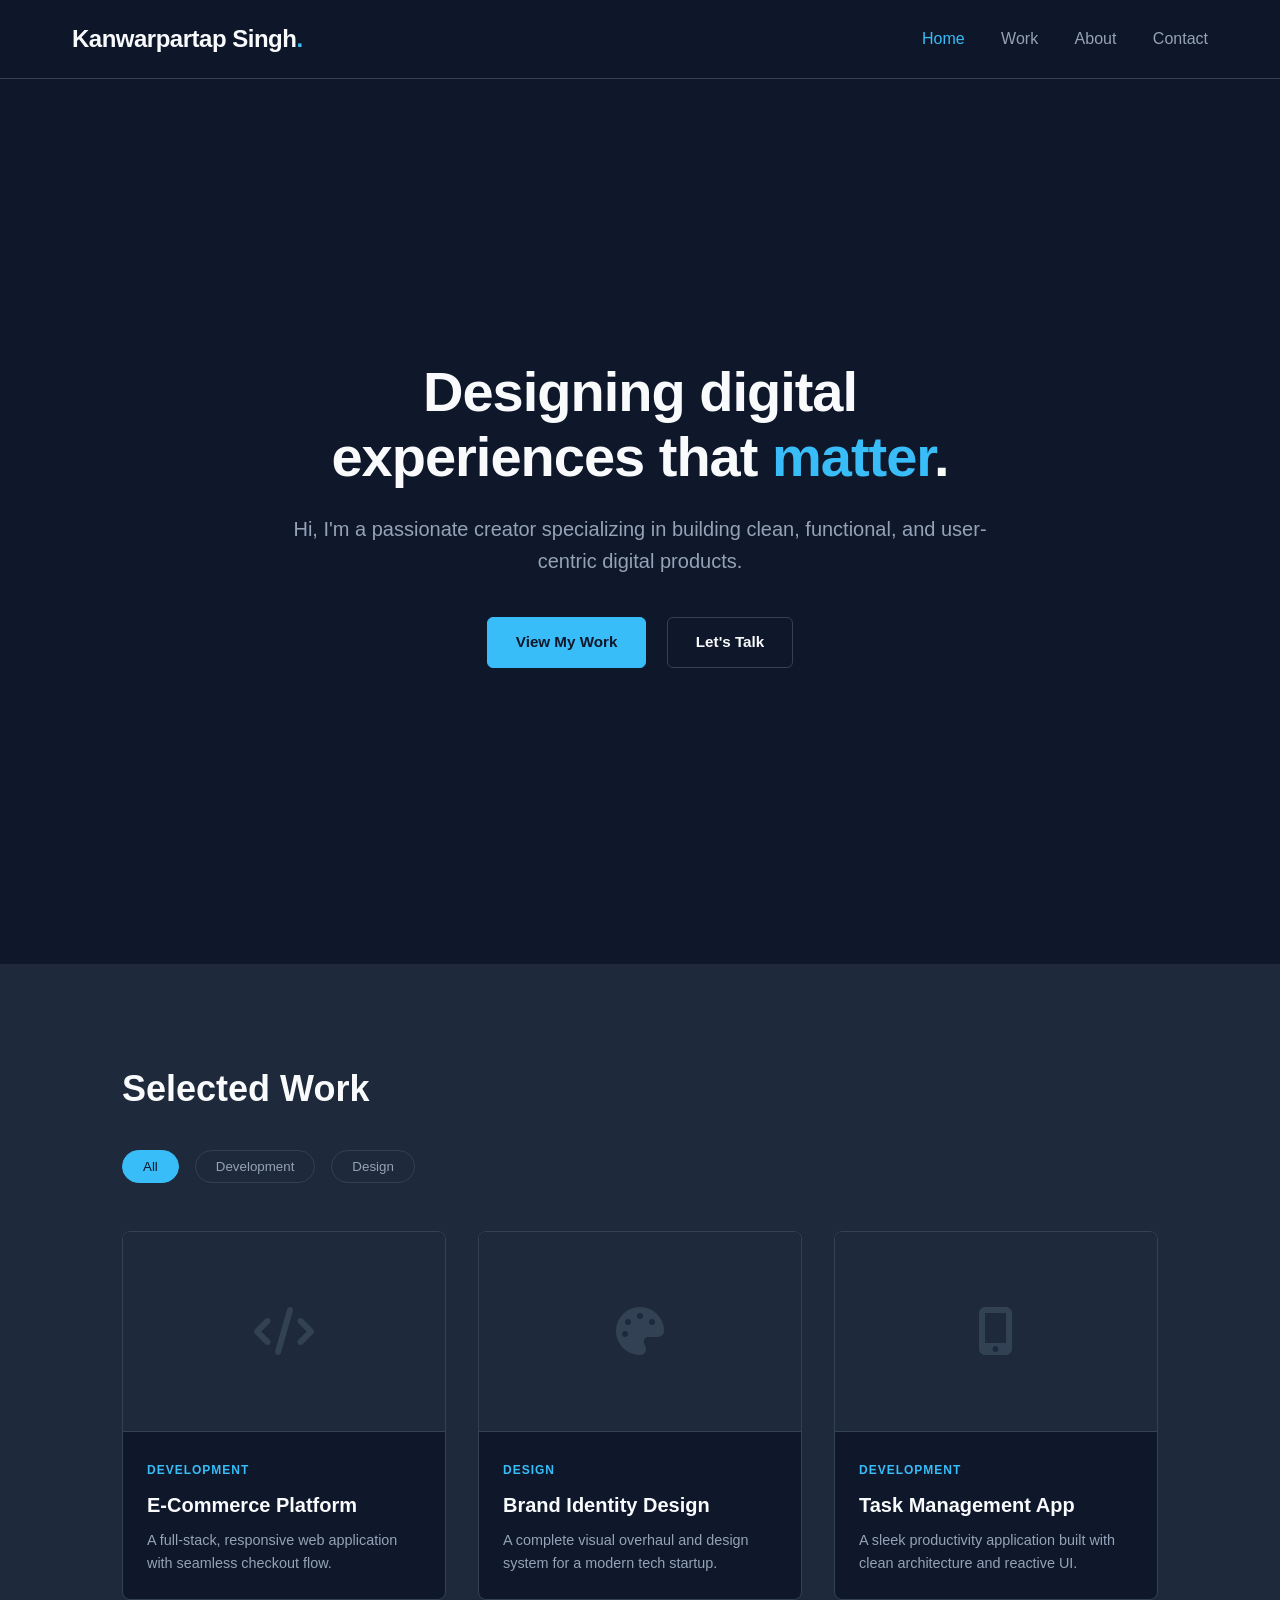
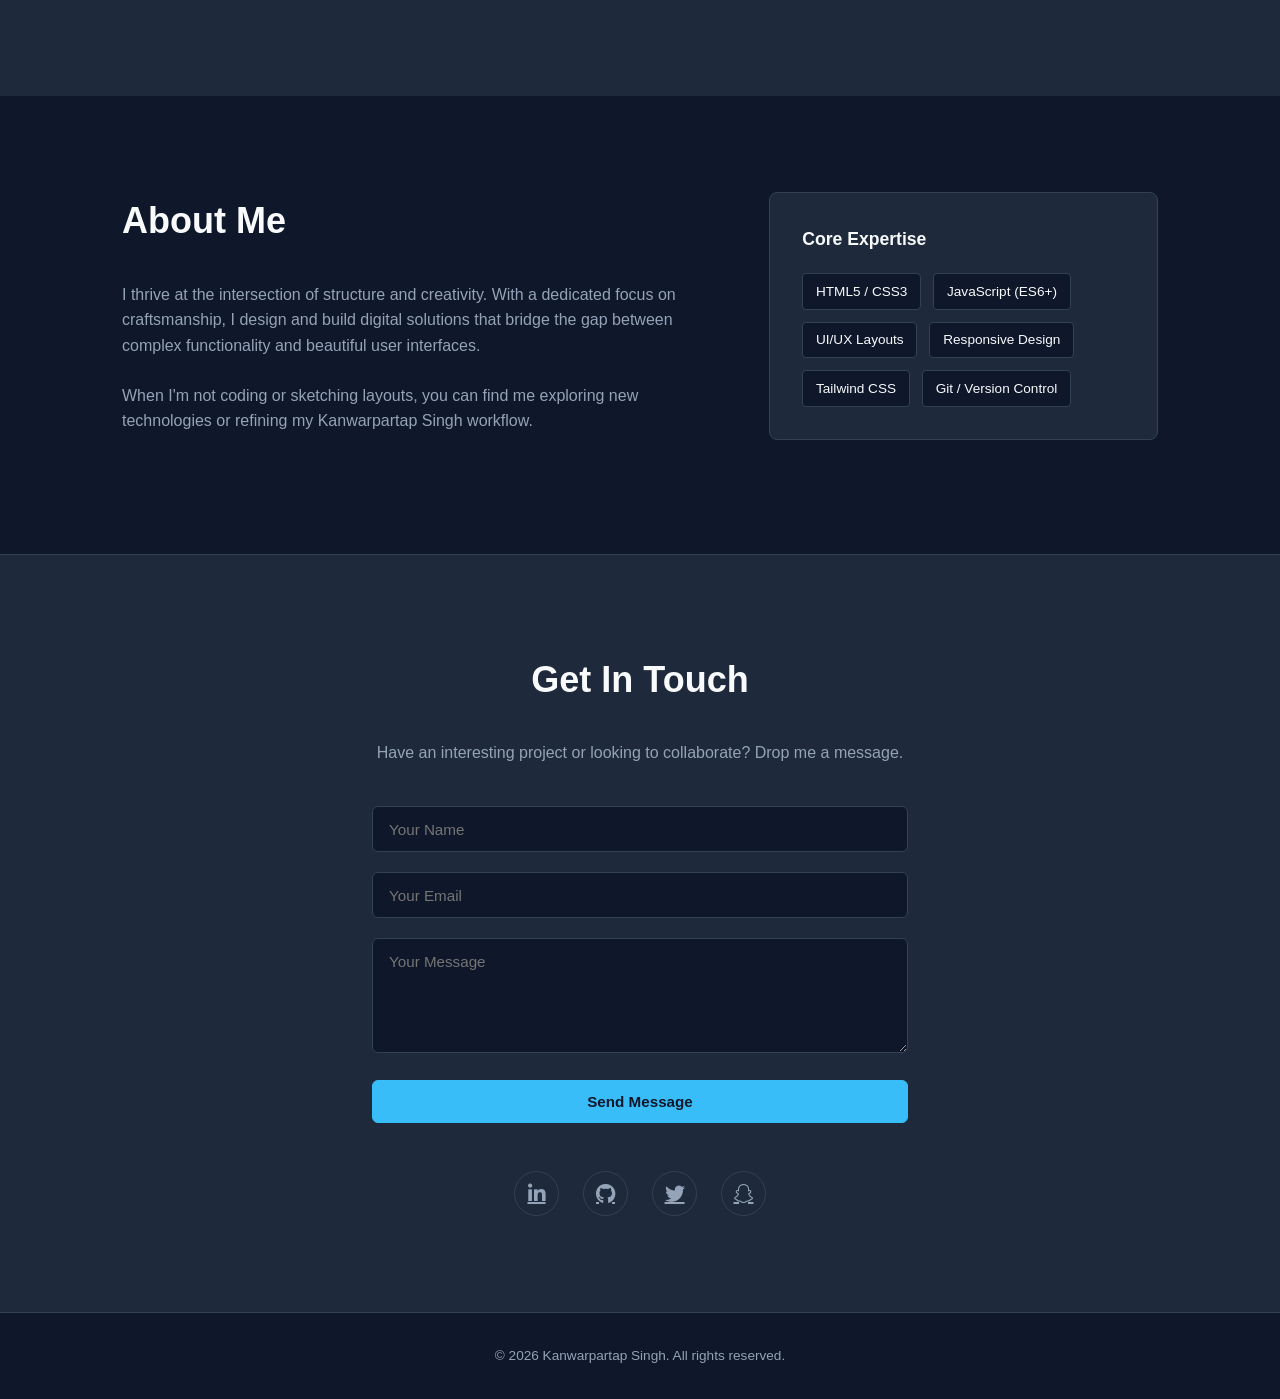
<file: portfolio/index.html>
<!DOCTYPE html>
<html lang="en">
<head>
    <meta charset="UTF-8">
    <meta name="viewport" content="width=device-width, initial-scale=1.0">
    <title>Kanwarpartap Singh</title>
    <link rel="stylesheet" href="style.css">
    <!-- Font Awesome for clean social icons -->
    <link rel="stylesheet" href="https://cdnjs.cloudflare.com/ajax/libs/font-awesome/6.4.0/css/all.min.css">
</head>
<body>

    <!-- Navigation Header -->
    <header class="navbar">
        <div class="nav-container">
            <a href="#" class="logo">Kanwarpartap Singh<span>.</span></a>
            <nav class="nav-links">
                <a href="#home" class="active">Home</a>
                <a href="skills.html">Work</a>
                <a href="about.html">About</a>
                <a href="contact.html">Contact</a>
            </nav>
            <div class="menu-toggle" id="mobile-menu">
                <i class="fa-solid fa-bars"></i>
            </div>
        </div>
    </header>

    <!-- Hero Section -->
    <section id="home" class="hero-section">
        <div class="hero-content">
            <h1 class="hero-title">Designing digital experiences that <span class="highlight">matter</span>.</h1>
            <p class="hero-subtitle">Hi, I'm a passionate creator specializing in building clean, functional, and user-centric digital products.</p>
            <div class="hero-ctas">
                <a href="#portfolio" class="btn btn-primary">View My Work</a>
                <a href="#contact" class="btn btn-secondary">Let's Talk</a>
            </div>
        </div>
    </section>

    <!-- Portfolio Grid Section -->
    <section id="portfolio" class="portfolio-section">
        <div class="container">
            <h2 class="section-title">Selected Work</h2>
            
            <!-- Category Filter Buttons -->
            <div class="filter-buttons">
                <button class="filter-btn active" data-filter="all">All</button>
                <button class="filter-btn" data-filter="development">Development</button>
                <button class="filter-btn" data-filter="design">Design</button>
            </div>

            <!-- Projects Grid -->
            <div class="portfolio-grid">
                <!-- Project 1 -->
                <div class="portfolio-item" data-category="development">
                    <div class="project-img-placeholder">
                        <i class="fa-solid fa-code"></i>
                    </div>
                    <div class="project-info">
                        <span class="project-category">Development</span>
                        <h3>E-Commerce Platform</h3>
                        <p>A full-stack, responsive web application with seamless checkout flow.</p>
                    </div>
                </div>

                <!-- Project 2 -->
                <div class="portfolio-item" data-category="design">
                    <div class="project-img-placeholder">
                        <i class="fa-solid fa-palette"></i>
                    </div>
                    <div class="project-info">
                        <span class="project-category">Design</span>
                        <h3>Brand Identity Design</h3>
                        <p>A complete visual overhaul and design system for a modern tech startup.</p>
                    </div>
                </div>

                <!-- Project 3 -->
                <div class="portfolio-item" data-category="development">
                    <div class="project-img-placeholder">
                        <i class="fa-solid fa-mobile-screen-button"></i>
                    </div>
                    <div class="project-info">
                        <span class="project-category">Development</span>
                        <h3>Task Management App</h3>
                        <p>A sleek productivity application built with clean architecture and reactive UI.</p>
                    </div>
                </div>
            </div>
        </div>
    </section>

    <!-- About & Skills Section -->
    <section id="about" class="about-section">
        <div class="container about-grid">
            <div class="about-text">
                <h2 class="section-title">About Me</h2>
                <p>I thrive at the intersection of structure and creativity. With a dedicated focus on craftsmanship, I design and build digital solutions that bridge the gap between complex functionality and beautiful user interfaces.</p>
                <p>When I'm not coding or sketching layouts, you can find me exploring new technologies or refining my Kanwarpartap Singh workflow.</p>
            </div>
            <div class="skills-box">
                <h3>Core Expertise</h3>
                <div class="skills-list">
                    <span class="skill-tag">HTML5 / CSS3</span>
                    <span class="skill-tag">JavaScript (ES6+)</span>
                    <span class="skill-tag">UI/UX Layouts</span>
                    <span class="skill-tag">Responsive Design</span>
                    <span class="skill-tag">Tailwind CSS</span>
                    <span class="skill-tag">Git / Version Control</span>
                </div>
            </div>
        </div>
    </section>

    <!-- Contact Section -->
    <section id="contact" class="contact-section">
        <div class="container contact-container">
            <h2 class="section-title">Get In Touch</h2>
            <p class="contact-subtitle">Have an interesting project or looking to collaborate? Drop me a message.</p>
            
            <form class="contact-form" action="#" method="POST">
                <div class="form-group">
                    <input type="text" name="name" placeholder="Your Name" required>
                </div>
                <div class="form-group">
                    <input type="email" name="email" placeholder="Your Email" required>
                </div>
                <div class="form-group">
                    <textarea name="message" rows="5" placeholder="Your Message" required></textarea>
                </div>
                <button type="submit" class="btn btn-primary">Send Message</button>
            </form>

            <div class="social-links">
                <a href="https://linkedin.com/in/partapsbimrah" target="_blank"><i class="fa-brands fa-linkedin-in"></i></a>
                <a href="https://github.com/partapsbimrah" target="_blank"><i class="fa-brands fa-github"></i></a>
                <a href="https://twitter.com/anantpartap25" target="_blank"><i class="fa-brands fa-twitter"></i></a>
                <a href="https://snapchat.com/add/partapsbimrah" target="_blank"><i class="fa-brands fa-snapchat"></i></a>
            </div>
        </div>
    </section>

    <!-- Footer -->
    <footer class="footer">
        <p>&copy; 2026 Kanwarpartap Singh. All rights reserved.</p>
    </footer>

    <script src="script.js"></script>
</body>
</html>
</file>
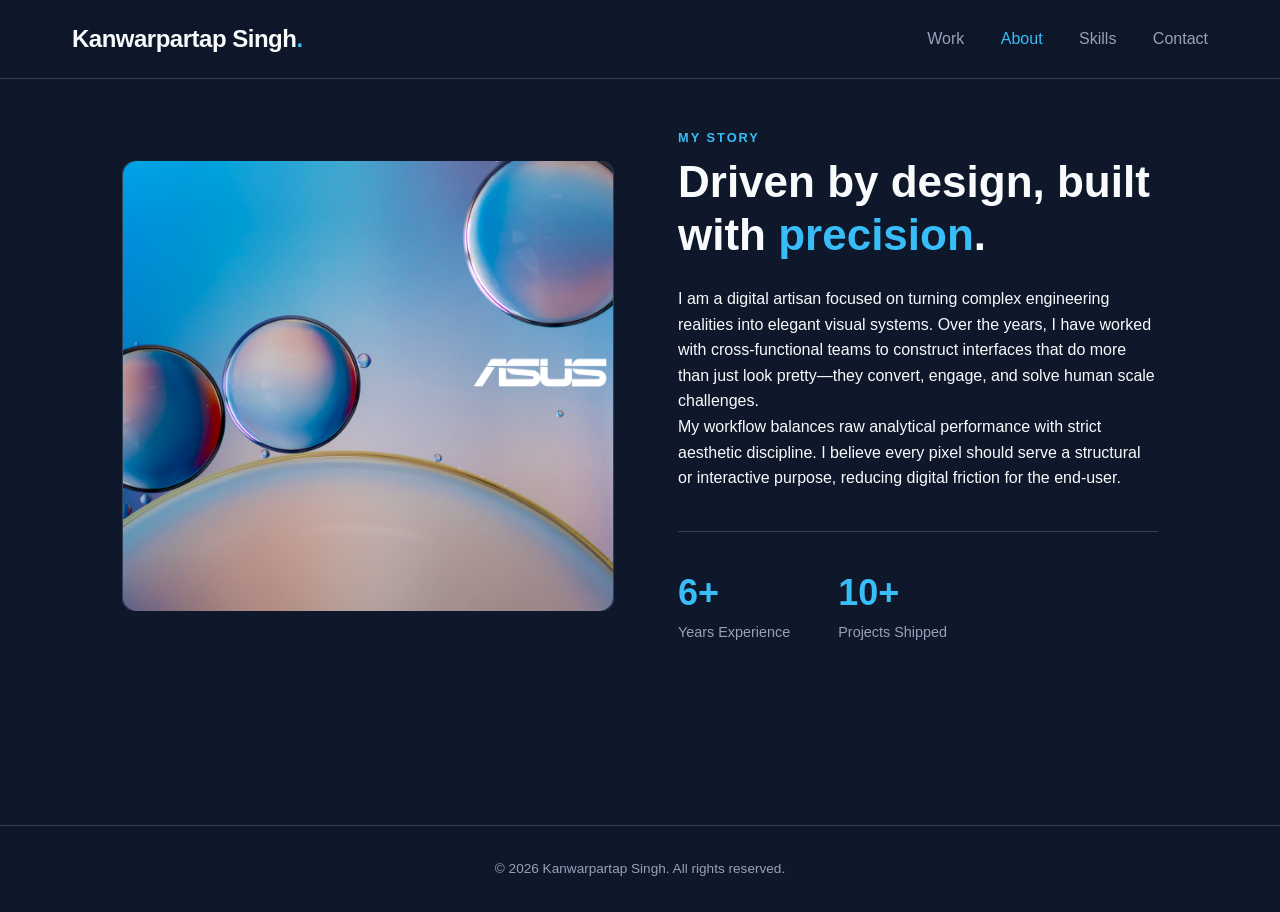
<file: portfolio/about.html>
<!DOCTYPE html>
<html lang="en">
<head>
    <meta charset="UTF-8">
    <meta name="viewport" content="width=device-width, initial-scale=1.0">
    <title>About Me | Kanwarpartap Singh</title>
    <link rel="stylesheet" href="style.css">
    <link rel="stylesheet" href="https://cdnjs.cloudflare.com/ajax/libs/font-awesome/6.4.0/css/all.min.css">
</head>
<body>

    <!-- Navigation Header -->
    <header class="navbar">
        <div class="nav-container">
            <a href="index.html" class="logo">Kanwarpartap Singh<span>.</span></a>
            <nav class="nav-links">
                <a href="index.html">Work</a>
                <a href="about.html" class="active">About</a>
                <a href="skills.html">Skills</a>
                <a href="contact.html">Contact</a>
            </nav>
        </div>
    </header>

    <!-- Dedicated About Section -->
    <main class="page-container">
        <section class="container">
            <div class="about-page-grid">
                <!-- Visual/Portrait Column -->
                <div class="about-image-wrapper">
                    <div class="profile-placeholder">
                        <img src="asus.jpg" alt="Kanwarpartap Singh" class="rounded-image"/>
                    </div>
                </div>
                
                <!-- Text Story Column -->
                <div class="about-profile-text">
                    <span class="sub-heading">My Story</span>
                    <h1 class="page-title">Driven by design, built with <span class="highlight">precision</span>.</h1>
                    <p>I am a digital artisan focused on turning complex engineering realities into elegant visual systems. Over the years, I have worked with cross-functional teams to construct interfaces that do more than just look pretty—they convert, engage, and solve human scale challenges.</p>
                    <p>My workflow balances raw analytical performance with strict aesthetic discipline. I believe every pixel should serve a structural or interactive purpose, reducing digital friction for the end-user.</p>
                    
                    <div class="bio-milestones">
                        <div class="milestone">
                            <h3>6+</h3>
                            <p>Years Experience</p>
                        </div>
                        <div class="milestone">
                            <h3>10+</h3>
                            <p>Projects Shipped</p>
                        </div>
                    </div>
                </div>
            </div>
        </section>
    </main>

    <footer class="footer">
        <p>&copy; 2026 Kanwarpartap Singh. All rights reserved.</p>
    </footer>

</body>
</html>
</file>
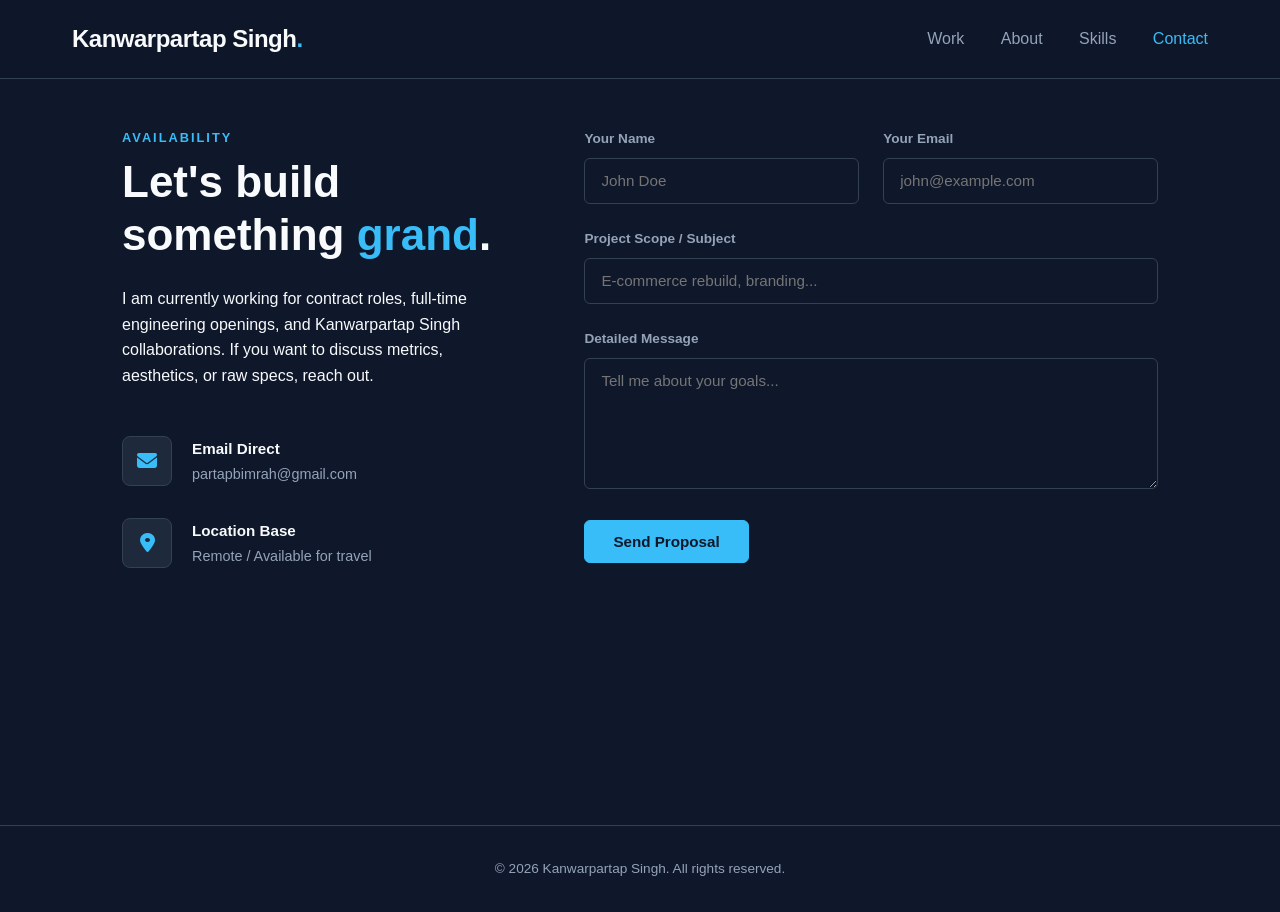
<file: portfolio/contact.html>
<!DOCTYPE html>
<html lang="en">
<head>
    <meta charset="UTF-8">
    <meta name="viewport" content="width=device-width, initial-scale=1.0">
    <title>Contact | Kanwarpartap Singh</title>
    <link rel="stylesheet" href="style.css">
    <link rel="stylesheet" href="https://cdnjs.cloudflare.com/ajax/libs/font-awesome/6.4.0/css/all.min.css">
</head>
<body>

    <!-- Navigation Header -->
    <header class="navbar">
        <div class="nav-container">
            <a href="index.html" class="logo">Kanwarpartap Singh<span>.</span></a>
            <nav class="nav-links">
                <a href="index.html">Work</a>
                <a href="about.html">About</a>
                <a href="skills.html">Skills</a>
                <a href="contact.html" class="active">Contact</a>
            </nav>
        </div>
    </header>

    <!-- Dedicated Contact Layout -->
    <main class="page-container">
        <section class="container">
            <div class="contact-split-layout">
                <!-- Info Channel Block -->
                <div class="contact-info-block">
                    <span class="sub-heading">Availability</span>
                    <h1 class="page-title">Let's build something <span class="highlight">grand</span>.</h1>
                    <p>I am currently working for contract roles, full-time engineering openings, and Kanwarpartap Singh collaborations. If you want to discuss metrics, aesthetics, or raw specs, reach out.</p>
                    
                    <div class="direct-channels">
                        <div class="channel-item">
                            <i class="fa-solid fa-envelope"></i>
                            <div>
                                <h4>Email Direct</h4>
                                <p>partapbimrah@gmail.com</p>
                            </div>
                        </div>
                        <div class="channel-item">
                            <i class="fa-solid fa-location-dot"></i>
                            <div>
                                <h4>Location Base</h4>
                                <p>Remote / Available for travel</p>
                            </div>
                        </div>
                    </div>
                </div>

                <!-- Interactive Form Block -->
                <div class="contact-form-block">
                    <form class="clean-page-form" action="#" method="POST">
                        <div class="form-row">
                            <div class="form-group">
                                <label>Your Name</label>
                                <input type="text" name="name" required placeholder="John Doe">
                            </div>
                            <div class="form-group">
                                <label>Your Email</label>
                                <input type="email" name="email" required placeholder="john@example.com">
                            </div>
                        </div>
                        <div class="form-group">
                            <label>Project Scope / Subject</label>
                            <input type="text" name="subject" required placeholder="E-commerce rebuild, branding...">
                        </div>
                        <div class="form-group">
                            <label>Detailed Message</label>
                            <textarea name="message" rows="6" required placeholder="Tell me about your goals..."></textarea>
                        </div>
                        <button type="submit" class="btn btn-primary form-submit-btn">Send Proposal</button>
                    </form>
                </div>
            </div>
        </section>
    </main>

    <footer class="footer">
        <p>&copy; 2026 Kanwarpartap Singh. All rights reserved.</p>
    </footer>

</body>
</html>
</file>
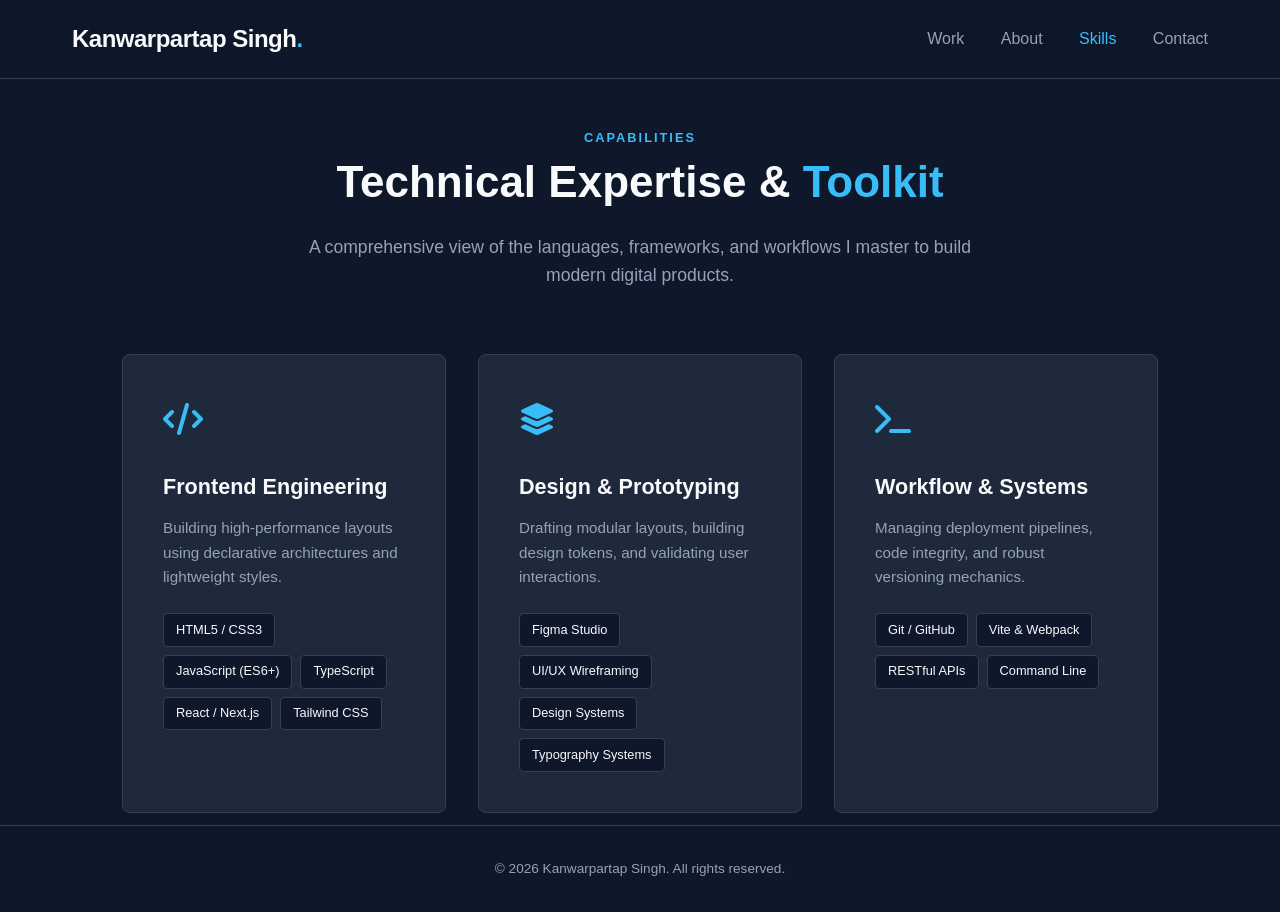
<file: portfolio/skills.html>
<!DOCTYPE html>
<html lang="en">
<head>
    <meta charset="UTF-8">
    <meta name="viewport" content="width=device-width, initial-scale=1.0">
    <title>Skills & Stack | Kanwarpartap Singh</title>
    <link rel="stylesheet" href="style.css">
    <link rel="stylesheet" href="https://cdnjs.cloudflare.com/ajax/libs/font-awesome/6.4.0/css/all.min.css">
</head>
<body>

    <!-- Navigation Header -->
    <header class="navbar">
        <div class="nav-container">
            <a href="index.html" class="logo">Kanwarpartap Singh<span>.</span></a>
            <nav class="nav-links">
                <a href="index.html">Work</a>
                <a href="about.html">About</a>
                <a href="skills.html" class="active">Skills</a>
                <a href="contact.html">Contact</a>
            </nav>
        </div>
    </header>

    <!-- Dedicated Skills Layout -->
    <main class="page-container">
        <section class="container">
            <div class="centered-header">
                <span class="sub-heading">Capabilities</span>
                <h1 class="page-title">Technical Expertise & <span class="highlight">Toolkit</span></h1>
                <p class="section-lead">A comprehensive view of the languages, frameworks, and workflows I master to build modern digital products.</p>
            </div>

            <div class="skills-grid-detailed">
                <!-- Category 1 -->
                <div class="skill-card">
                    <div class="card-icon"><i class="fa-solid fa-code"></i></div>
                    <h3>Frontend Engineering</h3>
                    <p>Building high-performance layouts using declarative architectures and lightweight styles.</p>
                    <ul class="card-tags">
                        <li>HTML5 / CSS3</li>
                        <li>JavaScript (ES6+)</li>
                        <li>TypeScript</li>
                        <li>React / Next.js</li>
                        <li>Tailwind CSS</li>
                    </ul>
                </div>

                <!-- Category 2 -->
                <div class="skill-card">
                    <div class="card-icon"><i class="fa-solid fa-layer-group"></i></div>
                    <h3>Design & Prototyping</h3>
                    <p>Drafting modular layouts, building design tokens, and validating user interactions.</p>
                    <ul class="card-tags">
                        <li>Figma Studio</li>
                        <li>UI/UX Wireframing</li>
                        <li>Design Systems</li>
                        <li>Typography Systems</li>
                    </ul>
                </div>

                <!-- Category 3 -->
                <div class="skill-card">
                    <div class="card-icon"><i class="fa-solid fa-terminal"></i></div>
                    <h3>Workflow & Systems</h3>
                    <p>Managing deployment pipelines, code integrity, and robust versioning mechanics.</p>
                    <ul class="card-tags">
                        <li>Git / GitHub</li>
                        <li>Vite & Webpack</li>
                        <li>RESTful APIs</li>
                        <li>Command Line</li>
                    </ul>
                </div>
            </div>
        </section>
    </main>

    <footer class="footer">
        <p>&copy; 2026 Kanwarpartap Singh. All rights reserved.</p>
    </footer>

</body>
</html>
</file>
<file: portfolio/style.css>
/* --- Multi-page Layout Utilities --- */
.page-container {
    padding-top: 8rem; /* Creates safe clearance below fixed navigation bar */
    min-height: calc(100vh - 75px); /* Forces page content to push footer to bottom */
}

.sub-heading {
    text-transform: uppercase;
    font-size: 0.8rem;
    font-weight: 700;
    letter-spacing: 2px;
    color: var(--accent);
    display: block;
    margin-bottom: 0.5rem;
}

.rounded-image {
    border-radius: 3%;
    width: 490px;
    height: 450px;
    object-fit: cover;
}

.page-title {
    font-size: 2.75rem;
    font-weight: 800;
    line-height: 1.2;
    margin-bottom: 1.5rem;
}

.centered-header {
    text-align: center;
    max-width: 700px;
    margin: 0 auto 4rem auto;
}

.section-lead {
    font-size: 1.1rem;
    color: var(--text-muted);
}

/* --- About Page Extensions --- */
.about-page-grid {
    display: grid;
    grid-template-columns: 1fr 1fr;
    gap: 4rem;
    align-items: center;
}

.profile-placeholder {
    height: 450px;
    background-color: var(--bg-secondary);
    border: 1px solid var(--border);
    border-radius: 12px;
    display: flex;
    align-items: center;
    justify-content: center;
    font-size: 5rem;
    color: var(--border);
}

.bio-milestones {
    display: flex;
    gap: 3rem;
    margin-top: 2.5rem;
    border-top: 1px solid var(--border);
    padding-top: 2rem;
}

.milestone h3 {
    font-size: 2.25rem;
    color: var(--accent);
}

.milestone p {
    font-size: 0.9rem;
    color: var(--text-muted);
}

/* --- Skills Page Extensions --- */
.skills-grid-detailed {
    display: grid;
    grid-template-columns: repeat(auto-fit, minmax(300px, 1fr));
    gap: 2rem;
}

.skill-card {
    background-color: var(--bg-secondary);
    border: 1px solid var(--border);
    padding: 2.5rem;
    border-radius: 8px;
    transition: border-color 0.2s ease;
}

.skill-card:hover {
    border-color: var(--accent);
}

.card-icon {
    font-size: 2rem;
    color: var(--accent);
    margin-bottom: 1.5rem;
}

.skill-card h3 {
    font-size: 1.35rem;
    margin-bottom: 0.75rem;
}

.skill-card p {
    color: var(--text-muted);
    font-size: 0.95rem;
    margin-bottom: 1.5rem;
}

.card-tags {
    display: flex;
    flex-wrap: wrap;
    gap: 0.5rem;
    list-style: none;
}

.card-tags li {
    background-color: var(--bg-primary);
    border: 1px solid var(--border);
    padding: 0.35rem 0.75rem;
    border-radius: 4px;
    font-size: 0.8rem;
}

/* --- Contact Page Extensions --- */
.contact-split-layout {
    display: grid;
    grid-template-columns: 2fr 3fr;
    gap: 5rem;
    align-items: start;
}

.direct-channels {
    margin-top: 3rem;
    display: flex;
    flex-direction: column;
    gap: 2rem;
}

.channel-item {
    display: flex;
    align-items: center;
    gap: 1.25rem;
}

.channel-item i {
    font-size: 1.25rem;
    color: var(--accent);
    background-color: var(--bg-secondary);
    width: 50px;
    height: 50px;
    border-radius: 8px;
    display: flex;
    align-items: center;
    justify-content: center;
    border: 1px solid var(--border);
}

.channel-item h4 {
    font-size: 0.95rem;
    margin-bottom: 0.15rem;
}

.channel-item p {
    color: var(--text-muted);
    font-size: 0.9rem;
}

.clean-page-form {
    display: flex;
    flex-direction: column;
    gap: 1.5rem;
}

.clean-page-form label {
    display: block;
    font-size: 0.85rem;
    font-weight: 600;
    margin-bottom: 0.5rem;
    color: var(--text-muted);
}

.form-row {
    display: grid;
    grid-template-columns: 1fr 1fr;
    gap: 1.5rem;
}

.form-submit-btn {
    align-self: flex-start;
}

/* --- Adaptive Breakpoints --- */
@media (max-width: 968px) {
    .about-page-grid, .contact-split-layout {
        grid-template-columns: 1fr;
        gap: 3rem;
    }
    .form-row {
        grid-template-columns: 1fr;
        gap: 1.5rem;
    }
}


/* --- Global Reset & Variables --- */
:root {
    --bg-primary: #0f172a;
    --bg-secondary: #1e293b;
    --text-main: #f8fafc;
    --text-muted: #94a3b8;
    --accent: #38bdf8;
    --accent-hover: #0ea5e9;
    --border: #334155;
    --font-stack: -apple-system, BlinkMacSystemFont, "Segoe UI", Roboto, Helvetica, Arial, sans-serif;
}

* {
    margin: 0;
    padding: 0;
    box-sizing: border-box;
}

html {
    scroll-behavior: smooth;
}

body {
    background-color: var(--bg-primary);
    color: var(--text-main);
    font-family: var(--font-stack);
    line-height: 1.6;
    overflow-x: hidden;
}

.container {
    max-width: 1100px;
    margin: 0 auto;
    padding: 0 2rem;
}

/* --- Typography Helpers --- */
.section-title {
    font-size: 2.25rem;
    font-weight: 700;
    margin-bottom: 2rem;
    position: relative;
}

.highlight {
    color: var(--accent);
}

/* --- Buttons --- */
.btn {
    display: inline-block;
    padding: 0.75rem 1.75rem;
    border-radius: 6px;
    font-weight: 600;
    text-decoration: none;
    transition: all 0.2s ease;
    cursor: pointer;
    font-size: 0.95rem;
}

.btn-primary {
    background-color: var(--accent);
    color: var(--bg-primary);
    border: 1px solid var(--accent);
}

.btn-primary:hover {
    background-color: var(--accent-hover);
    border-color: var(--accent-hover);
}

.btn-secondary {
    background-color: transparent;
    color: var(--text-main);
    border: 1px solid var(--border);
}

.btn-secondary:hover {
    background-color: var(--bg-secondary);
    border-color: var(--text-muted);
}

/* --- Navigation --- */
.navbar {
    position: fixed;
    top: 0;
    left: 0;
    width: 100%;
    background-color: rgba(15, 23, 42, 0.9);
    backdrop-filter: blur(8px);
    border-bottom: 1px solid var(--border);
    z-index: 1000;
}

.nav-container {
    display: flex;
    justify-content: space-between;
    align-items: center;
    max-width: 1200px;
    margin: 0 auto;
    padding: 1.25rem 2rem;
}

.logo {
    font-size: 1.5rem;
    font-weight: 800;
    color: var(--text-main);
    text-decoration: none;
    letter-spacing: -0.5px;
}

.logo span {
    color: var(--accent);
}

.nav-links a {
    color: var(--text-muted);
    text-decoration: none;
    margin-left: 2rem;
    font-weight: 500;
    transition: color 0.2s ease;
}

.nav-links a:hover, .nav-links a.active {
    color: var(--accent);
}

.menu-toggle {
    display: none;
    font-size: 1.5rem;
    cursor: pointer;
}

/* --- Hero Section --- */
.hero-section {
    min-height: 100vh;
    display: flex;
    align-items: center;
    padding: 0 2rem;
    margin-top: 4rem;
}

.hero-content {
    max-width: 750px;
    margin: 0 auto;
    text-align: center;
}

.hero-title {
    font-size: 3.5rem;
    font-weight: 800;
    line-height: 1.15;
    margin-bottom: 1.5rem;
    letter-spacing: -1px;
}

.hero-subtitle {
    font-size: 1.25rem;
    color: var(--text-muted);
    margin-bottom: 2.5rem;
}

.hero-ctas .btn {
    margin: 0 0.5rem;
}

/* --- Portfolio Showcase --- */
.portfolio-section {
    padding: 6rem 0;
    background-color: var(--bg-secondary);
}

.filter-buttons {
    display: flex;
    gap: 1rem;
    margin-bottom: 3rem;
}

.filter-btn {
    background: transparent;
    border: 1px solid var(--border);
    color: var(--text-muted);
    padding: 0.5rem 1.25rem;
    border-radius: 20px;
    cursor: pointer;
    font-weight: 500;
    transition: all 0.2s ease;
}

.filter-btn:hover, .filter-btn.active {
    background-color: var(--accent);
    color: var(--bg-primary);
    border-color: var(--accent);
}

.portfolio-grid {
    display: grid;
    grid-template-columns: repeat(auto-fill, minmax(300px, 1fr));
    gap: 2rem;
}

.portfolio-item {
    background-color: var(--bg-primary);
    border-radius: 8px;
    border: 1px solid var(--border);
    overflow: hidden;
    transition: transform 0.3s ease, box-shadow 0.3s ease;
}

.portfolio-item:hover {
    transform: translateY(-4px);
    box-shadow: 0 12px 20px -10px rgba(0, 0, 0, 0.5);
}

/* Fallback/Placeholder Visual Component for Projects */
.project-img-placeholder {
    height: 200px;
    background-color: #1e293b;
    display: flex;
    align-items: center;
    justify-content: center;
    font-size: 3rem;
    color: var(--border);
    border-bottom: 1px solid var(--border);
}

.project-info {
    padding: 1.5rem;
}

.project-category {
    font-size: 0.75rem;
    text-transform: uppercase;
    letter-spacing: 1px;
    color: var(--accent);
    font-weight: 700;
}

.project-info h3 {
    margin: 0.5rem 0;
    font-size: 1.25rem;
}

.project-info p {
    color: var(--text-muted);
    font-size: 0.9rem;
}

/* --- About Section --- */
.about-section {
    padding: 6rem 0;
}

.about-grid {
    display: grid;
    grid-template-columns: 3fr 2fr;
    gap: 4rem;
    align-items: start;
}

.about-text p {
    margin-bottom: 1.5rem;
    color: var(--text-muted);
}

.skills-box {
    background-color: var(--bg-secondary);
    border: 1px solid var(--border);
    padding: 2rem;
    border-radius: 8px;
}

.skills-box h3 {
    margin-bottom: 1.25rem;
    font-size: 1.1rem;
}

.skills-list {
    display: flex;
    flex-wrap: wrap;
    gap: 0.75rem;
}

.skill-tag {
    background-color: var(--bg-primary);
    border: 1px solid var(--border);
    padding: 0.4rem 0.8rem;
    border-radius: 4px;
    font-size: 0.85rem;
    color: var(--text-main);
}

/* --- Contact Section --- */
.contact-section {
    padding: 6rem 0;
    background-color: var(--bg-secondary);
    border-top: 1px solid var(--border);
}

.contact-container {
    max-width: 600px;
    text-align: center;
}

.contact-subtitle {
    color: var(--text-muted);
    margin-bottom: 2.5rem;
}

.contact-form {
    display: flex;
    flex-direction: column;
    gap: 1.25rem;
    margin-bottom: 3rem;
}

.form-group input, .form-group textarea {
    width: 100%;
    padding: 0.85rem 1rem;
    background-color: var(--bg-primary);
    border: 1px solid var(--border);
    color: var(--text-main);
    border-radius: 6px;
    font-family: inherit;
    font-size: 0.95rem;
    transition: border-color 0.2s ease;
}

.form-group input:focus, .form-group textarea:focus {
    outline: none;
    border-color: var(--accent);
}

.social-links {
    display: flex;
    justify-content: center;
    gap: 1.5rem;
}

.social-links a {
    color: var(--text-muted);
    font-size: 1.25rem;
    width: 45px;
    height: 45px;
    border: 1px solid var(--border);
    border-radius: 50%;
    display: flex;
    align-items: center;
    justify-content: center;
    transition: all 0.2s ease;
}

.social-links a:hover {
    color: var(--bg-primary);
    background-color: var(--accent);
    border-color: var(--accent);
    transform: translateY(-2px);
}

/* --- Footer --- */
.footer {
    padding: 2rem 0;
    text-align: center;
    font-size: 0.85rem;
    color: var(--text-muted);
    border-top: 1px solid var(--border);
}

/* --- Responsive Adjustments --- */
@media (max-width: 768px) {
    .nav-links {
        display: none; /* Can be expanded into a mobile drawer if desired */
    }
    .menu-toggle {
        display: block;
    }
    .hero-title {
        font-size: 2.5rem;
    }
    .about-grid {
        grid-template-columns: 1fr;
        gap: 2.5rem;
    }
}
</file>
